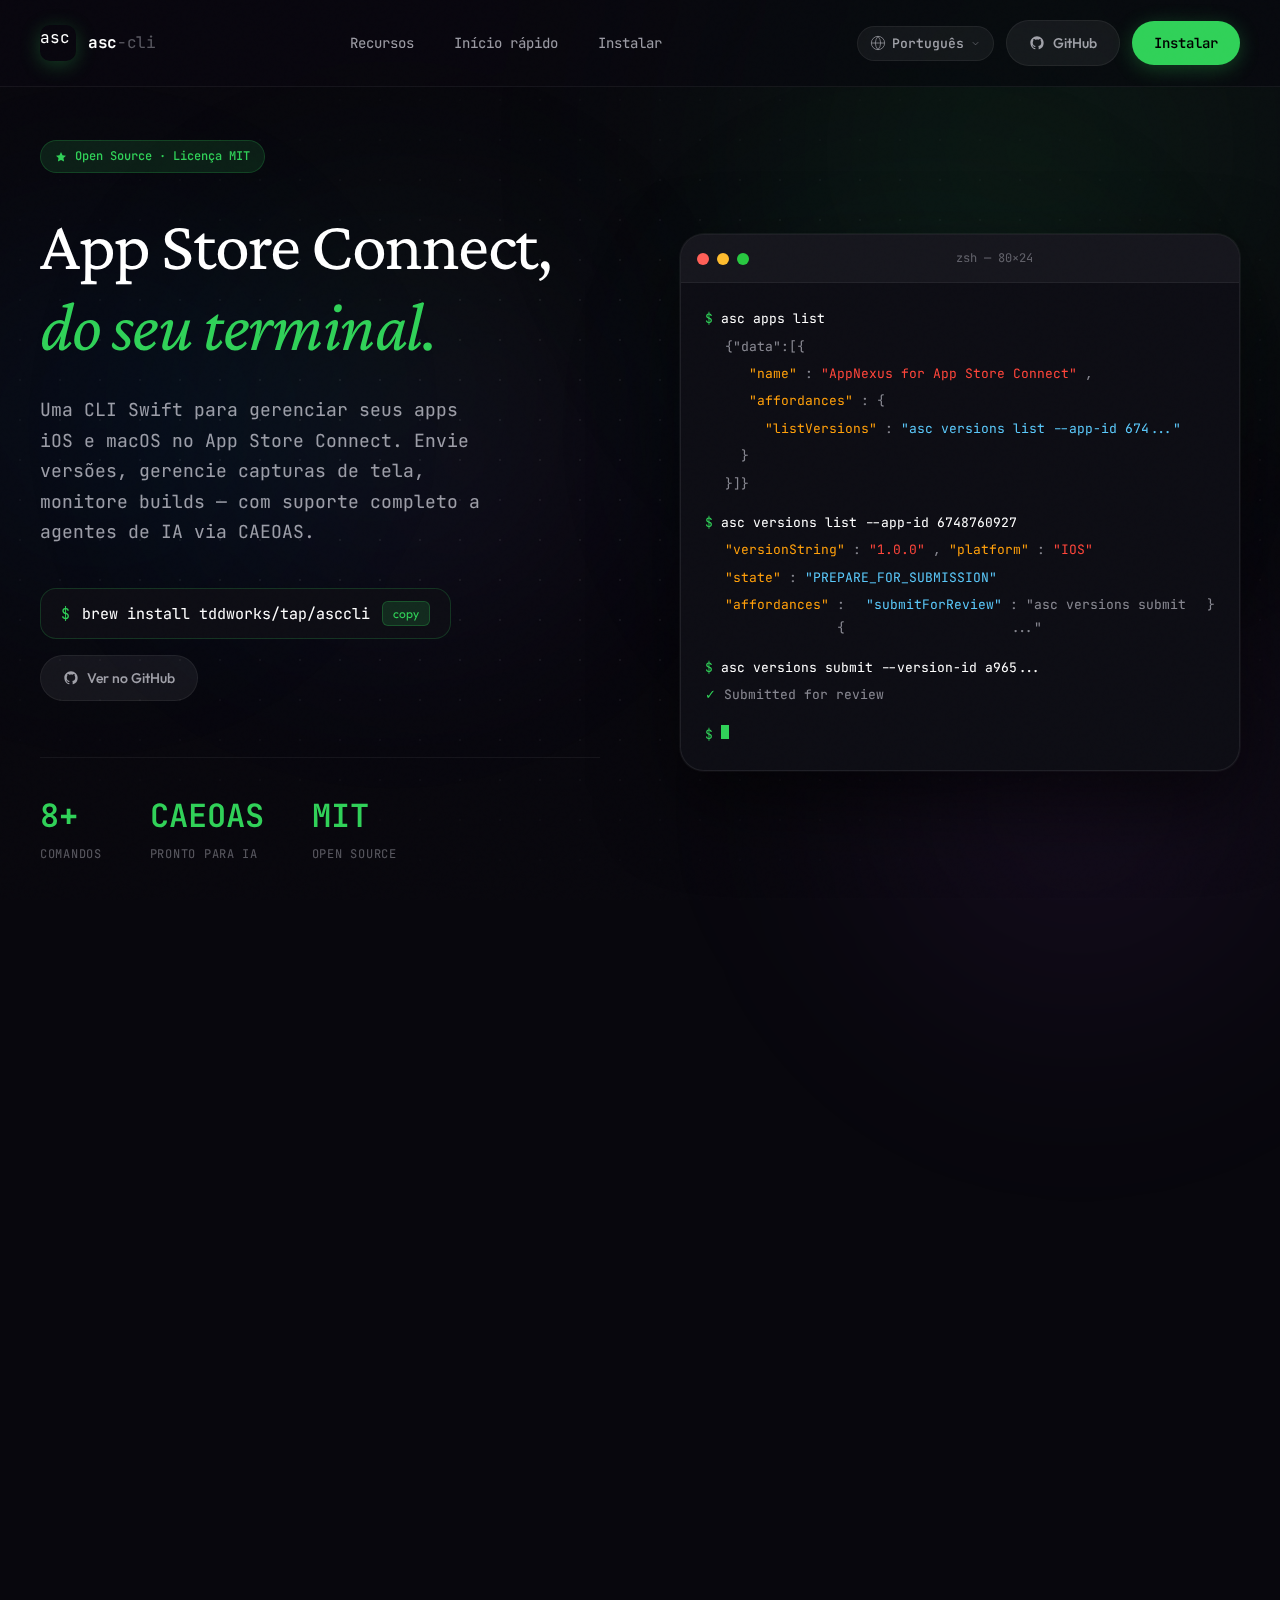
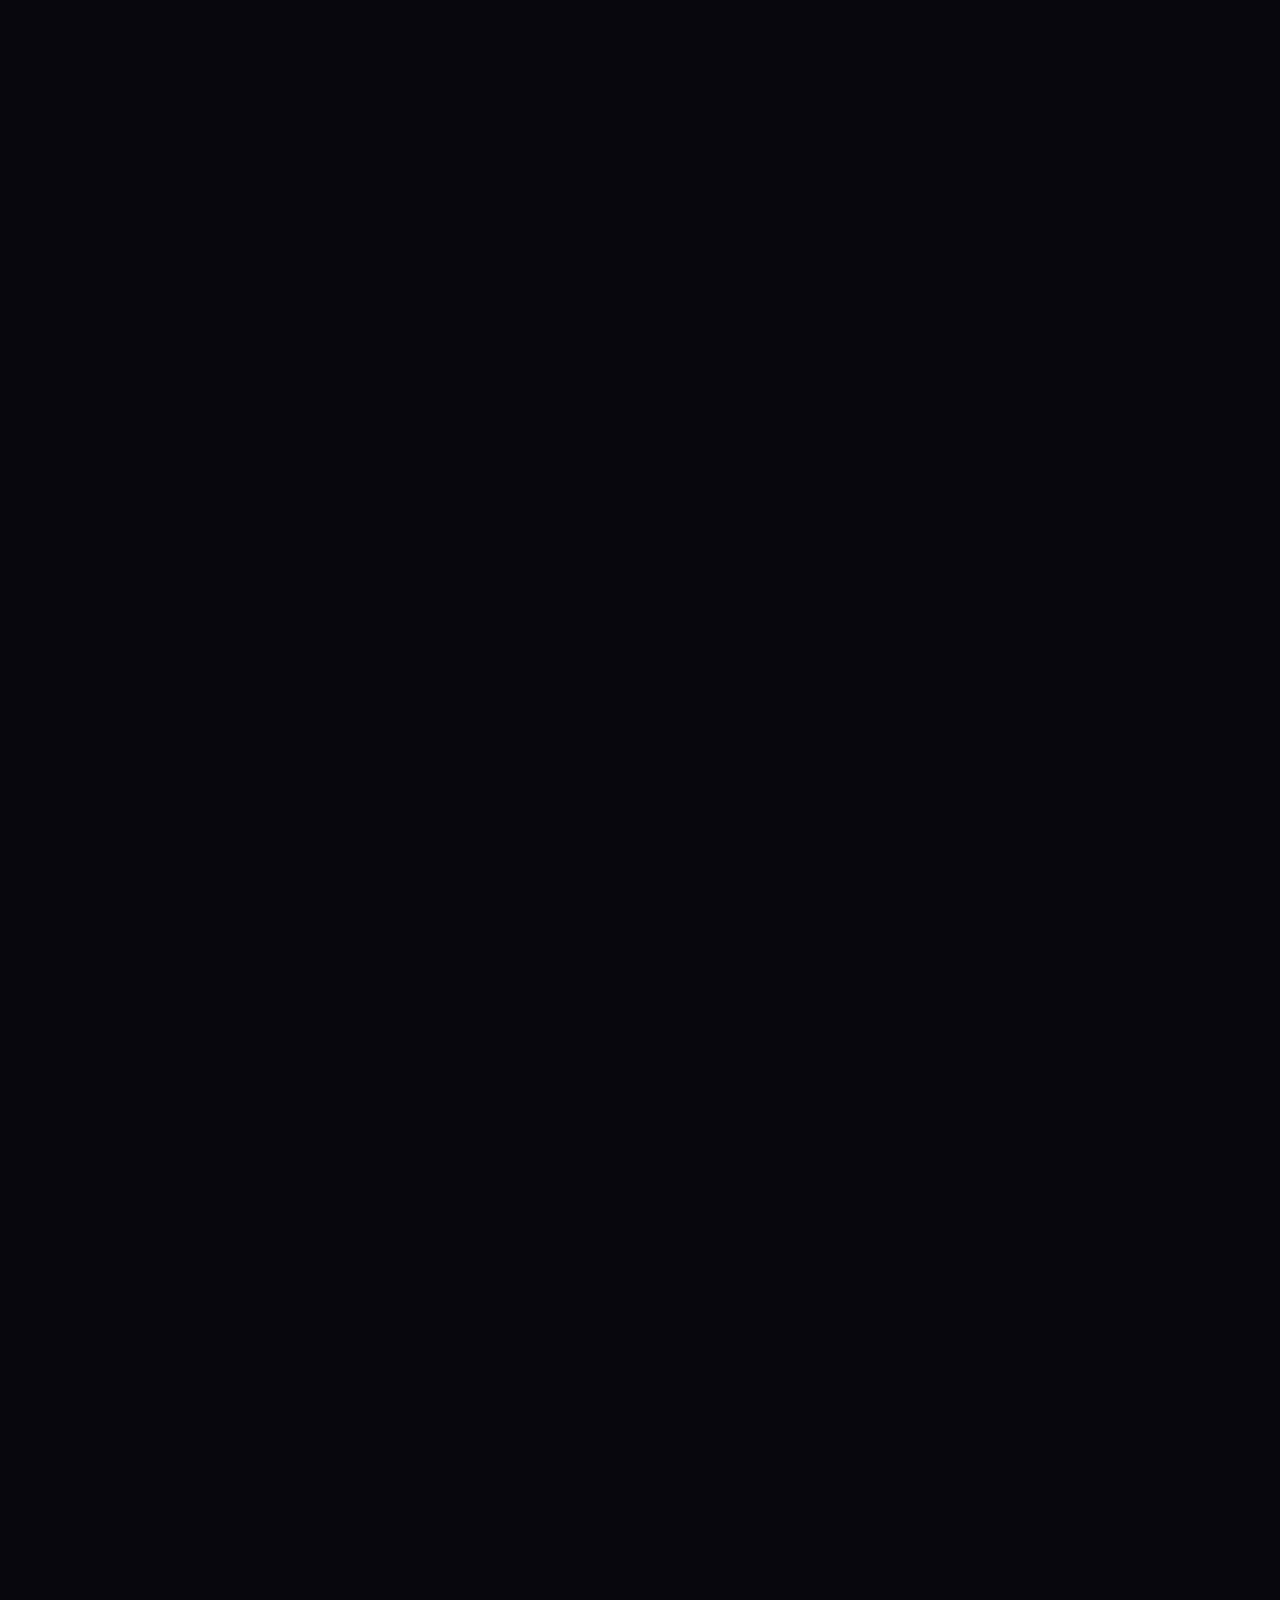
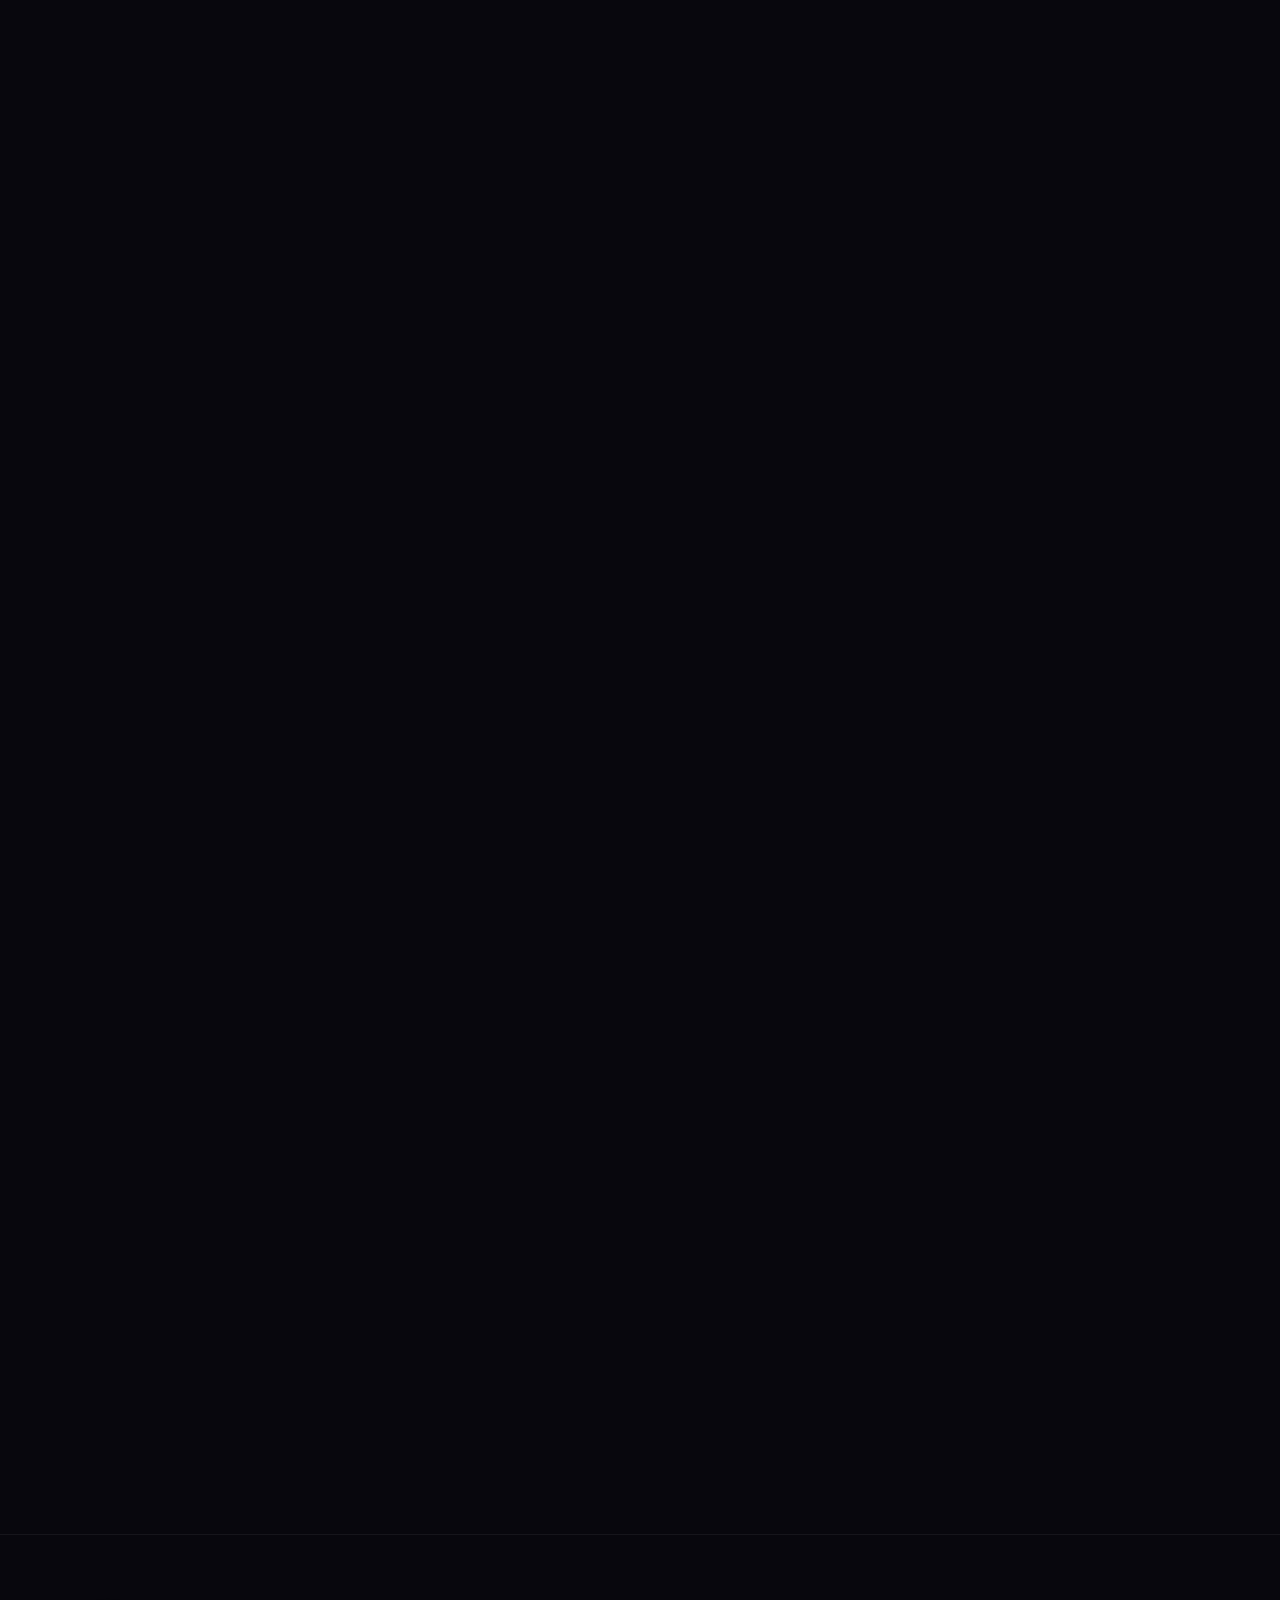
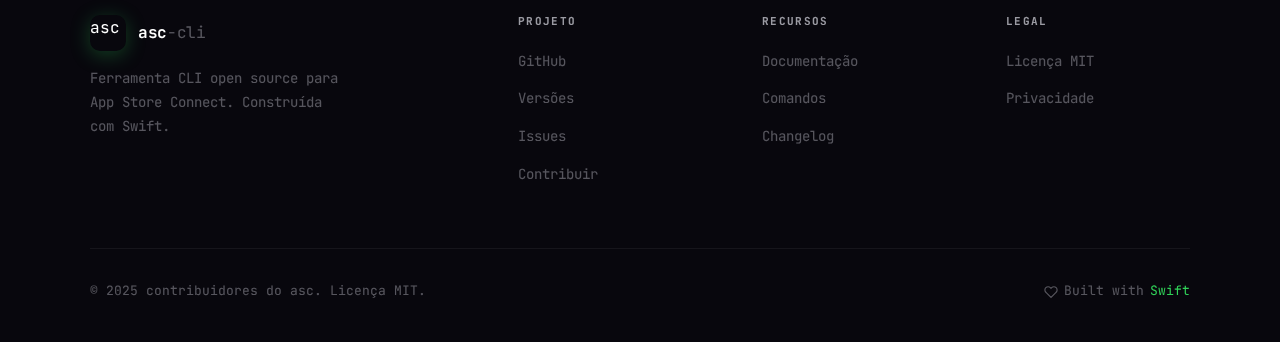
<file: homepage/pt/index.html>
<!DOCTYPE html>
<html lang="pt">
<head>
  <meta charset="UTF-8">
  <meta name="viewport" content="width=device-width, initial-scale=1.0">
  <title>asc — CLI para App Store Connect</title>
  <meta name="description" content="Ferramenta de linha de comando open source para App Store Connect. Envie apps, gerencie versões, faça upload de capturas de tela — tudo do terminal. Pronto para agentes de IA com CAEOAS.">
  <link rel="canonical" href="https://asccli.app/pt/">
  <link rel="icon" type="image/svg+xml" href="../static/favicon.svg">

  <!-- Open Graph -->
  <meta property="og:type" content="website">
  <meta property="og:url" content="https://asccli.app/pt/">
  <meta property="og:title" content="asc — CLI para App Store Connect">
  <meta property="og:description" content="Ferramenta de linha de comando open source para App Store Connect. Envie apps, gerencie versões, faça upload de capturas de tela — tudo do terminal. Pronto para agentes de IA com CAEOAS.">
  <meta property="og:image" content="static/og-image.png">

  <!-- Twitter -->
  <meta name="twitter:card" content="summary_large_image">
  <meta name="twitter:title" content="asc — CLI para App Store Connect">
  <meta name="twitter:description" content="Ferramenta de linha de comando open source para App Store Connect. Envie apps, gerencie versões, faça upload de capturas de tela — tudo do terminal. Pronto para agentes de IA com CAEOAS.">
  <meta name="twitter:image" content="static/og-image.png">

  <meta name="keywords" content="app store connect cli, asc, swift cli, enviar app, homebrew, open source">
  <meta name="robots" content="index, follow">
  <link rel="alternate" hreflang="en" href="../index.html">
  <link rel="alternate" hreflang="zh-Hans" href="../zh/index.html">
  <link rel="alternate" hreflang="zh-Hant" href="../zh-TW/index.html">
  <link rel="alternate" hreflang="ja" href="../ja/index.html">
  <link rel="alternate" hreflang="ko" href="../ko/index.html">
  <link rel="alternate" hreflang="es" href="../es/index.html">
  <link rel="alternate" hreflang="fr" href="../fr/index.html">
  <link rel="alternate" hreflang="it" href="../it/index.html">
  <link rel="alternate" hreflang="pt" href="../pt/index.html">
  <link rel="alternate" hreflang="ru" href="../ru/index.html">
  <link rel="alternate" hreflang="vi" href="../vi/index.html">
  <link rel="alternate" hreflang="th" href="../th/index.html">
  <link rel="alternate" hreflang="x-default" href="../index.html">

  <!-- Fonts -->
  <link rel="preconnect" href="https://fonts.googleapis.com">
  <link rel="preconnect" href="https://fonts.gstatic.com" crossorigin>
  <link href="https://fonts.googleapis.com/css2?family=Crimson+Pro:ital,wght@0,400;0,500;0,600;1,400&family=Outfit:wght@300;400;500;600;700&family=JetBrains+Mono:wght@400;500;600;700&display=swap" rel="stylesheet">

  <link rel="stylesheet" href="../styles/base.css">
  <link rel="stylesheet" href="../styles/layout.css">
  <link rel="stylesheet" href="../styles/animations.css" media="print" onload="this.media='all'">
  <noscript><link rel="stylesheet" href="../styles/animations.css"></noscript>

  <style>
    body { font-family: 'JetBrains Mono', 'Outfit', -apple-system, BlinkMacSystemFont, sans-serif; }
    .site-nav { opacity: 0; }
    .site-nav.is-loaded { opacity: 1; }
  </style>
</head>
<body>
  <!-- Ambient Effects -->
  <div class="ambient-glow glow-accent" style="top:-300px;right:-200px;"></div>
  <div class="ambient-glow glow-blue" style="bottom:20%;left:-200px;"></div>
  <div class="ambient-glow glow-purple" style="top:50%;right:-150px;"></div>
  <div class="orb" style="top:25%;left:15%;"></div>
  <div class="orb" style="bottom:30%;right:12%;animation-direction:reverse;"></div>
  <div class="noise-overlay"></div>

  <!-- Navigation -->
  <nav class="site-nav">
    <a href="#" class="nav-logo">
      <div class="nav-logo-icon">asc</div>
      <span class="nav-logo-text">asc<span class="nav-logo-suffix">-cli</span></span>
    </a>
    <ul class="nav-links">
      <li><a href="#features">Recursos</a></li>
      <li><a href="#how-it-works">Início rápido</a></li>
      <li><a href="#install">Instalar</a></li>
    </ul>
    <div style="display:flex;align-items:center;gap:12px;">
      <!-- Language Dropdown -->
      <div class="lang-dropdown">
        <button class="lang-dropdown-toggle" aria-expanded="false" aria-haspopup="true">
          <svg class="lang-globe-icon" width="16" height="16" viewBox="0 0 24 24" fill="none" stroke="currentColor" stroke-width="1.5">
            <circle cx="12" cy="12" r="10"/>
            <path d="M2 12h20M12 2a15.3 15.3 0 0 1 4 10 15.3 15.3 0 0 1-4 10 15.3 15.3 0 0 1-4-10 15.3 15.3 0 0 1 4-10z"/>
          </svg>
          <span class="lang-current">Português</span>
          <svg class="lang-chevron" width="11" height="11" viewBox="0 0 24 24" fill="none" stroke="currentColor" stroke-width="2"><path d="M6 9l6 6 6-6"/></svg>
        </button>
        <div class="lang-dropdown-menu"><a href="../index.html" class="lang-dropdown-item"><svg class="lang-check" width="16" height="16" viewBox="0 0 24 24" fill="none" stroke="currentColor" stroke-width="2"><path d="M20 6L9 17l-5-5"/></svg><span>EN</span></a>
          <a href="../zh/index.html" class="lang-dropdown-item"><svg class="lang-check" width="16" height="16" viewBox="0 0 24 24" fill="none" stroke="currentColor" stroke-width="2"><path d="M20 6L9 17l-5-5"/></svg><span>简体中文</span></a>
          <a href="../zh-TW/index.html" class="lang-dropdown-item"><svg class="lang-check" width="16" height="16" viewBox="0 0 24 24" fill="none" stroke="currentColor" stroke-width="2"><path d="M20 6L9 17l-5-5"/></svg><span>繁體中文</span></a>
          <a href="../ja/index.html" class="lang-dropdown-item"><svg class="lang-check" width="16" height="16" viewBox="0 0 24 24" fill="none" stroke="currentColor" stroke-width="2"><path d="M20 6L9 17l-5-5"/></svg><span>日本語</span></a>
          <a href="../ko/index.html" class="lang-dropdown-item"><svg class="lang-check" width="16" height="16" viewBox="0 0 24 24" fill="none" stroke="currentColor" stroke-width="2"><path d="M20 6L9 17l-5-5"/></svg><span>한국어</span></a>
          <a href="../es/index.html" class="lang-dropdown-item"><svg class="lang-check" width="16" height="16" viewBox="0 0 24 24" fill="none" stroke="currentColor" stroke-width="2"><path d="M20 6L9 17l-5-5"/></svg><span>Español</span></a>
          <a href="../fr/index.html" class="lang-dropdown-item"><svg class="lang-check" width="16" height="16" viewBox="0 0 24 24" fill="none" stroke="currentColor" stroke-width="2"><path d="M20 6L9 17l-5-5"/></svg><span>Français</span></a>
          <a href="../it/index.html" class="lang-dropdown-item"><svg class="lang-check" width="16" height="16" viewBox="0 0 24 24" fill="none" stroke="currentColor" stroke-width="2"><path d="M20 6L9 17l-5-5"/></svg><span>Italiano</span></a>
          <a href="../pt/index.html" class="lang-dropdown-item active"><svg class="lang-check" width="16" height="16" viewBox="0 0 24 24" fill="none" stroke="currentColor" stroke-width="2"><path d="M20 6L9 17l-5-5"/></svg><span>Português</span></a>
          <a href="../ru/index.html" class="lang-dropdown-item"><svg class="lang-check" width="16" height="16" viewBox="0 0 24 24" fill="none" stroke="currentColor" stroke-width="2"><path d="M20 6L9 17l-5-5"/></svg><span>Русский</span></a>
          <a href="../vi/index.html" class="lang-dropdown-item"><svg class="lang-check" width="16" height="16" viewBox="0 0 24 24" fill="none" stroke="currentColor" stroke-width="2"><path d="M20 6L9 17l-5-5"/></svg><span>Tiếng Việt</span></a>
          <a href="../th/index.html" class="lang-dropdown-item"><svg class="lang-check" width="16" height="16" viewBox="0 0 24 24" fill="none" stroke="currentColor" stroke-width="2"><path d="M20 6L9 17l-5-5"/></svg><span>ไทย</span></a></div>
      </div>
      <a href="https://github.com/tddworks/asc-cli" class="btn btn-github" target="_blank" rel="noopener">
        <svg width="16" height="16" viewBox="0 0 24 24" fill="currentColor">
          <path d="M12 2C6.477 2 2 6.484 2 12.017c0 4.425 2.865 8.18 6.839 9.504.5.092.682-.217.682-.483 0-.237-.008-.868-.013-1.703-2.782.605-3.369-1.343-3.369-1.343-.454-1.158-1.11-1.466-1.11-1.466-.908-.62.069-.608.069-.608 1.003.07 1.531 1.032 1.531 1.032.892 1.53 2.341 1.088 2.91.832.092-.647.35-1.088.636-1.338-2.22-.253-4.555-1.113-4.555-4.951 0-1.093.39-1.988 1.029-2.688-.103-.253-.446-1.272.098-2.65 0 0 .84-.27 2.75 1.026A9.564 9.564 0 0112 6.844c.85.004 1.705.115 2.504.337 1.909-1.296 2.747-1.027 2.747-1.027.546 1.379.202 2.398.1 2.651.64.7 1.028 1.595 1.028 2.688 0 3.848-2.339 4.695-4.566 4.943.359.309.678.92.678 1.855 0 1.338-.012 2.419-.012 2.747 0 .268.18.58.688.482A10.019 10.019 0 0022 12.017C22 6.484 17.522 2 12 2z"/>
        </svg>
        GitHub
      </a>
      <a href="#install" class="btn btn-primary">Instalar</a>
    </div>
  </nav>

  <!-- Hero -->
  <section class="hero">
    <div class="dot-pattern"></div>
    <div class="hero-content">
      <div class="hero-text">
        <div class="hero-badge" data-animate="fade-up">
          <svg width="12" height="12" viewBox="0 0 24 24" fill="currentColor"><path d="M12 2l3.09 6.26L22 9.27l-5 4.87 1.18 6.88L12 17.77l-6.18 3.25L7 14.14 2 9.27l6.91-1.01L12 2z"/></svg>
          Open Source · Licença MIT
        </div>
        <h1 class="hero-title" data-animate="fade-up" data-delay="1">
          App Store Connect,<br><em>do seu terminal.</em>
        </h1>
        <p class="hero-subtitle" data-animate="fade-up" data-delay="2">Uma CLI Swift para gerenciar seus apps iOS e macOS no App Store Connect. Envie versões, gerencie capturas de tela, monitore builds — com suporte completo a agentes de IA via CAEOAS.</p>
        <div class="hero-actions" data-animate="fade-up" data-delay="3">
          <!-- Brew Install Box -->
          <div class="install-box" id="install-box" onclick="copyInstall(this)">
            <span class="prompt">$</span>
            <span class="cmd">brew install tddworks/tap/asccli</span>
            <button class="copy-btn" id="copy-btn">copy</button>
          </div>
          <div class="hero-action-row">
            <a href="https://github.com/tddworks/asc-cli" class="btn btn-github" target="_blank" rel="noopener">
              <svg width="16" height="16" viewBox="0 0 24 24" fill="currentColor"><path d="M12 2C6.477 2 2 6.484 2 12.017c0 4.425 2.865 8.18 6.839 9.504.5.092.682-.217.682-.483 0-.237-.008-.868-.013-1.703-2.782.605-3.369-1.343-3.369-1.343-.454-1.158-1.11-1.466-1.11-1.466-.908-.62.069-.608.069-.608 1.003.07 1.531 1.032 1.531 1.032.892 1.53 2.341 1.088 2.91.832.092-.647.35-1.088.636-1.338-2.22-.253-4.555-1.113-4.555-4.951 0-1.093.39-1.988 1.029-2.688-.103-.253-.446-1.272.098-2.65 0 0 .84-.27 2.75 1.026A9.564 9.564 0 0112 6.844c.85.004 1.705.115 2.504.337 1.909-1.296 2.747-1.027 2.747-1.027.546 1.379.202 2.398.1 2.651.64.7 1.028 1.595 1.028 2.688 0 3.848-2.339 4.695-4.566 4.943.359.309.678.92.678 1.855 0 1.338-.012 2.419-.012 2.747 0 .268.18.58.688.482A10.019 10.019 0 0022 12.017C22 6.484 17.522 2 12 2z"/></svg>
              Ver no GitHub
            </a>
          </div>
        </div>
        <div class="hero-stats" data-animate="fade-up" data-delay="4">
          <div>
            <div class="hero-stat-value">8+</div>
            <div class="hero-stat-label">Comandos</div>
          </div>
          <div>
            <div class="hero-stat-value">CAEOAS</div>
            <div class="hero-stat-label">Pronto para IA</div>
          </div>
          <div>
            <div class="hero-stat-value">MIT</div>
            <div class="hero-stat-label">Open Source</div>
          </div>
        </div>
      </div>

      <!-- Terminal Mockup -->
      <div class="hero-visual" data-animate="scale-up" data-delay="2">
        <div class="terminal-window">
          <div class="terminal-titlebar">
            <div class="terminal-dot red"></div>
            <div class="terminal-dot yellow"></div>
            <div class="terminal-dot green"></div>
            <span class="terminal-title">zsh — 80×24</span>
          </div>
          <div class="terminal-body">
            <div class="t-line"><span class="t-prompt">$</span><span class="t-cmd">asc apps list</span></div>
            <div class="t-line t-indent"><span class="t-dim">{"data":[{</span></div>
            <div class="t-line t-indent"><span class="t-dim">&nbsp;&nbsp;</span><span class="t-key">"name"</span><span class="t-dim">:</span> <span class="t-str">"AppNexus for App Store Connect"</span><span class="t-dim">,</span></div>
            <div class="t-line t-indent"><span class="t-dim">&nbsp;&nbsp;</span><span class="t-key">"affordances"</span><span class="t-dim">: {</span></div>
            <div class="t-line t-indent"><span class="t-dim">&nbsp;&nbsp;&nbsp;&nbsp;</span><span class="t-key">"listVersions"</span><span class="t-dim">:</span> <span class="t-val">"asc versions list --app-id 674..."</span></div>
            <div class="t-line t-indent"><span class="t-dim">&nbsp;&nbsp;}</span></div>
            <div class="t-line t-indent"><span class="t-dim">}]}</span></div>
            <div class="t-blank"></div>
            <div class="t-line"><span class="t-prompt">$</span><span class="t-cmd">asc versions list --app-id 6748760927</span></div>
            <div class="t-line t-indent"><span class="t-key">"versionString"</span><span class="t-dim">:</span> <span class="t-str">"1.0.0"</span><span class="t-dim">,</span> <span class="t-key">"platform"</span><span class="t-dim">:</span> <span class="t-str">"IOS"</span></div>
            <div class="t-line t-indent"><span class="t-key">"state"</span><span class="t-dim">:</span> <span class="t-val">"PREPARE_FOR_SUBMISSION"</span></div>
            <div class="t-line t-indent"><span class="t-key">"affordances"</span><span class="t-dim">: {</span> <span class="t-val">"submitForReview"</span><span class="t-dim">: "asc versions submit ..."</span> <span class="t-dim">}</span></div>
            <div class="t-blank"></div>
            <div class="t-line"><span class="t-prompt">$</span><span class="t-cmd">asc versions submit --version-id a965...</span></div>
            <div class="t-line"><span class="t-success">✓</span> <span class="t-dim">Submitted for review</span></div>
            <div class="t-blank"></div>
            <div class="t-line"><span class="t-prompt">$</span><span class="t-cursor"></span></div>
          </div>
        </div>
      </div>
    </div>
  </section>

  <!-- Features -->
  <section class="section" id="features">
    <div class="gradient-line" style="position:absolute;top:0;left:8%;right:8%;"></div>
    <div class="section-header">
      <p class="section-eyebrow" data-animate="fade-up">Recursos</p>
      <h2 class="section-title" data-animate="fade-up" data-delay="1">Tudo que você precisa, nada que não precisa</h2>
      <p class="section-subtitle" data-animate="fade-up" data-delay="2">Construído sobre a API oficial do App Store Connect, com uma arquitetura limpa de três camadas e saída completa de affordances para workflows de agentes de IA.</p>
    </div>
    <div class="feature-grid">
      <!-- Feature 1: CAEOAS -->
      <div class="feature-card" data-animate="fade-up" data-delay="1">
        <div class="feature-card-preview">
          <div style="font-size:40px;margin-bottom:20px;">🤖</div>
          <div class="affordances-demo">
            <div class="t-line"><span class="t-dim">// response includes next commands</span></div>
            <div class="t-line"><span class="t-key">"affordances"</span><span class="t-dim">: {</span></div>
            <div class="t-line t-indent"><span class="t-key">"listVersions"</span><span class="t-dim">:</span></div>
            <div class="t-line t-indent"><span class="t-dim">&nbsp;</span><span class="t-val">"asc versions list --app-id 674..."</span><span class="t-dim">,</span></div>
            <div class="t-line t-indent"><span class="t-key">"submitForReview"</span><span class="t-dim">:</span></div>
            <div class="t-line t-indent"><span class="t-dim">&nbsp;</span><span class="t-val">"asc versions submit --version-id ..."</span></div>
            <div class="t-line"><span class="t-dim">}</span></div>
          </div>
        </div>
        <div class="feature-card-content">
          <h3 class="feature-card-title">Pronto para agentes de IA (CAEOAS)</h3>
          <p class="feature-card-description">Cada resposta incorpora comandos prontos para execução em um campo affordances. Nenhum agente precisa conhecer a árvore completa de comandos — basta seguir os links.</p>
        </div>
      </div>

      <!-- Feature 2: Auth Login -->
      <div class="feature-card" data-animate="fade-up" data-delay="2">
        <div class="feature-card-preview">
          <div style="font-size:40px;margin-bottom:20px;">🔑</div>
          <div class="code-snippet">
            <div class="t-line"><span class="t-dim"># configuração única</span></div>
            <div class="t-line"><span class="t-prompt">$</span> <span class="t-cmd">asc auth login \</span></div>
            <div class="t-line"><span class="t-dim">&nbsp;&nbsp;--key-id KEY \</span></div>
            <div class="t-line"><span class="t-dim">&nbsp;&nbsp;--private-key-path ~/.asc/Key.p8</span></div>
            <div class="t-blank"></div>
            <div class="t-line"><span class="t-success">✓</span> <span class="t-dim">salvo em ~/.asc/credentials.json</span></div>
            <div class="t-blank"></div>
            <div class="t-line"><span class="t-dim"># sem variáveis de ambiente daqui em diante</span></div>
            <div class="t-line"><span class="t-prompt">$</span> <span class="t-cmd">asc apps list</span></div>
          </div>
        </div>
        <div class="feature-card-content">
          <h3 class="feature-card-title">Autenticação persistente</h3>
          <p class="feature-card-description">Faça login uma vez com asc auth login. As credenciais são salvas em ~/.asc/credentials.json e utilizadas automaticamente por cada comando. Sem variáveis de ambiente por sessão.</p>
        </div>
      </div>

      <!-- Feature 3: Full hierarchy -->
      <div class="feature-card" data-animate="fade-up" data-delay="3">
        <div class="feature-card-preview">
          <div style="font-size:40px;margin-bottom:20px;">🗂️</div>
          <div class="code-snippet">
            <div class="t-line"><span class="t-success">App</span></div>
            <div class="t-line"><span class="t-dim">└─</span> <span class="t-val">AppStoreVersion</span></div>
            <div class="t-line"><span class="t-dim">&nbsp;&nbsp;&nbsp;└─</span> <span class="t-key">Localization</span></div>
            <div class="t-line"><span class="t-dim">&nbsp;&nbsp;&nbsp;&nbsp;&nbsp;&nbsp;└─</span> <span class="t-str">ScreenshotSet</span></div>
            <div class="t-line"><span class="t-dim">&nbsp;&nbsp;&nbsp;&nbsp;&nbsp;&nbsp;&nbsp;&nbsp;&nbsp;└─</span> <span class="t-dim">Screenshot</span></div>
            <div class="t-blank"></div>
            <div class="t-line"><span class="t-success">App</span></div>
            <div class="t-line"><span class="t-dim">├─</span> <span class="t-val">Build</span></div>
            <div class="t-line"><span class="t-dim">└─</span> <span class="t-key">TestFlight</span></div>
          </div>
        </div>
        <div class="feature-card-content">
          <h3 class="feature-card-title">Hierarquia completa de recursos</h3>
          <p class="feature-card-description">Gerencie toda a árvore de recursos do App Store Connect: Apps → Versões → Localizações → Conjuntos de capturas → Capturas. Mais Builds e TestFlight.</p>
        </div>
      </div>

      <!-- Feature 4: Submit -->
      <div class="feature-card" data-animate="fade-up" data-delay="4">
        <div class="feature-card-preview">
          <div style="font-size:40px;margin-bottom:20px;">📤</div>
          <div class="code-snippet">
            <div class="t-line"><span class="t-prompt">$</span> <span class="t-cmd">asc versions submit \</span></div>
            <div class="t-line"><span class="t-dim">&nbsp;&nbsp;--version-id a9657737</span></div>
            <div class="t-blank"></div>
            <div class="t-line"><span class="t-dim">// 4 API calls, 1 command:</span></div>
            <div class="t-line"><span class="t-dim">1. GET  /appStoreVersions/{id}</span></div>
            <div class="t-line"><span class="t-dim">2. POST /reviewSubmissions</span></div>
            <div class="t-line"><span class="t-dim">3. POST /reviewSubmissionItems</span></div>
            <div class="t-line"><span class="t-dim">4. PATCH /reviewSubmissions/{id}</span></div>
            <div class="t-blank"></div>
            <div class="t-line"><span class="t-success">✓</span> <span class="t-dim">state: WAITING_FOR_REVIEW</span></div>
          </div>
        </div>
        <div class="feature-card-content">
          <h3 class="feature-card-title">Envio com um único comando</h3>
          <p class="feature-card-description">Envie qualquer versão iOS ou macOS para revisão com um único comando. A CLI trata automaticamente todo o fluxo de submissão de revisão em múltiplas etapas.</p>
        </div>
      </div>

      <!-- Feature 5: Output formats -->
      <div class="feature-card" data-animate="fade-up" data-delay="5">
        <div class="feature-card-preview">
          <div style="font-size:40px;margin-bottom:20px;">🔧</div>
          <div class="code-snippet">
            <div class="t-line"><span class="t-dim"># default: machine-readable JSON</span></div>
            <div class="t-line"><span class="t-prompt">$</span> <span class="t-cmd">asc apps list</span></div>
            <div class="t-blank"></div>
            <div class="t-line"><span class="t-dim"># human-readable table</span></div>
            <div class="t-line"><span class="t-prompt">$</span> <span class="t-cmd">asc apps list --output table</span></div>
            <div class="t-blank"></div>
            <div class="t-line"><span class="t-dim"># for docs / AI agents</span></div>
            <div class="t-line"><span class="t-prompt">$</span> <span class="t-cmd">asc apps list --output markdown</span></div>
            <div class="t-blank"></div>
            <div class="t-line"><span class="t-dim"># pipe-friendly</span></div>
            <div class="t-line"><span class="t-prompt">$</span> <span class="t-cmd">asc apps list | jq '.data[0].id'</span></div>
          </div>
        </div>
        <div class="feature-card-content">
          <h3 class="feature-card-title">Múltiplos formatos de saída</h3>
          <p class="feature-card-description">Projetado para humanos e máquinas. Saída em JSON (padrão), tabela ou markdown. Conecte facilmente ao jq, scripts ou agentes de IA.</p>
        </div>
      </div>
    </div>
  </section>

  <!-- Quick Start / How It Works -->
  <section class="section" id="how-it-works">
    <div class="section-header">
      <p class="section-eyebrow" data-animate="fade-up">Início rápido</p>
      <h2 class="section-title" data-animate="fade-up" data-delay="1">Funcionando em minutos</h2>
    </div>
    <div class="steps-grid">
      <div class="step-card" data-animate="fade-up" data-delay="1">
        <div class="step-number">1</div>
        <div class="step-preview">
          <div class="code-snippet">
            <div class="t-line"><span class="t-prompt">$</span> <span class="t-cmd">brew install tddworks/tap/asccli</span></div>
            <div class="t-blank"></div>
            <div class="t-line"><span class="t-dim">🍺 Pouring asc...</span></div>
            <div class="t-line"><span class="t-success">✓</span> <span class="t-dim">asc installed</span></div>
            <div class="t-blank"></div>
            <div class="t-line"><span class="t-prompt">$</span> <span class="t-cmd">asc --version</span></div>
            <div class="t-line"><span class="t-dim">asc 1.0.0</span></div>
          </div>
        </div>
        <h3 class="step-title">Instalar via Homebrew</h3>
        <p class="step-description">Um comando instala a versão mais recente. Não é necessário Xcode ou cadeia de ferramentas Swift.</p>
      </div>

      <div class="step-card" data-animate="fade-up" data-delay="2">
        <div class="step-number">2</div>
        <div class="step-preview">
          <div class="code-snippet">
            <div class="t-line"><span class="t-prompt">$</span> <span class="t-cmd">asc auth login \</span></div>
            <div class="t-line"><span class="t-dim">&nbsp;&nbsp;--key-id YOUR_KEY_ID \</span></div>
            <div class="t-line"><span class="t-dim">&nbsp;&nbsp;--issuer-id YOUR_ISSUER \</span></div>
            <div class="t-line"><span class="t-dim">&nbsp;&nbsp;--private-key-path ~/.asc/Key.p8</span></div>
            <div class="t-blank"></div>
            <div class="t-line"><span class="t-prompt">$</span> <span class="t-cmd">asc auth check</span></div>
            <div class="t-line"><span class="t-success">✓</span> <span class="t-dim">source: "file" · key: YOUR_KEY_ID</span></div>
            <div class="t-blank"></div>
            <div class="t-line"><span class="t-dim"># salvo em ~/.asc/credentials.json</span></div>
          </div>
        </div>
        <h3 class="step-title">Faça login uma vez, use sempre</h3>
        <p class="step-description">Salve sua chave API com asc auth login. As credenciais são armazenadas em ~/.asc/credentials.json — sem variáveis de ambiente por sessão.</p>
      </div>

      <div class="step-card" data-animate="fade-up" data-delay="3">
        <div class="step-number">3</div>
        <div class="step-preview">
          <div class="code-snippet">
            <div class="t-line"><span class="t-prompt">$</span> <span class="t-cmd">asc apps list</span></div>
            <div class="t-line"><span class="t-prompt">$</span> <span class="t-cmd">asc versions list --app-id &lt;id&gt;</span></div>
            <div class="t-line"><span class="t-prompt">$</span> <span class="t-cmd">asc screenshots upload \</span></div>
            <div class="t-line"><span class="t-dim">&nbsp;&nbsp;--set-id &lt;id&gt; --file shot.png</span></div>
            <div class="t-line"><span class="t-prompt">$</span> <span class="t-cmd">asc versions submit \</span></div>
            <div class="t-line"><span class="t-dim">&nbsp;&nbsp;--version-id &lt;id&gt;</span></div>
            <div class="t-blank"></div>
            <div class="t-line"><span class="t-success">✓</span> <span class="t-dim">Submitted for review</span></div>
          </div>
        </div>
        <h3 class="step-title">Comece a gerenciar seus apps</h3>
        <p class="step-description">Liste apps, inspecione versões, faça upload de capturas de tela e envie para revisão — tudo do seu terminal ou de um agente de IA.</p>
      </div>
    </div>
  </section>

  <!-- CTA / Install -->
  <section class="cta" id="install">
    <div class="cta-card" data-animate="fade-up">
      <div class="cta-glow"></div>
      <div style="display:inline-flex;align-items:center;gap:6px;padding:6px 14px;background:var(--color-bg-elevated);border:1px solid var(--color-border);border-radius:100px;font-size:12px;color:var(--color-text-secondary);margin-bottom:24px;font-family:var(--font-mono);">
        Pronto para experimentar o asc?
        <svg width="12" height="12" viewBox="0 0 24 24" fill="none" stroke="currentColor" stroke-width="2"><path d="M5 12h14M12 5l7 7-7 7"/></svg>
      </div>
      <h2 class="cta-title">Automatize seu workflow no App Store Connect</h2>
      <div class="cta-buttons">
        <div class="install-box" id="cta-install-box" onclick="copyInstallCTA(this)" style="max-width:420px;">
          <span class="prompt">$</span>
          <span class="cmd">brew install tddworks/tap/asccli</span>
          <button class="copy-btn" id="cta-copy-btn">copy</button>
        </div>
      </div>
      <div class="cta-buttons" style="margin-top:20px;">
        <a href="https://github.com/tddworks/asc-cli" class="btn btn-secondary" target="_blank" rel="noopener">
          <svg width="16" height="16" viewBox="0 0 24 24" fill="currentColor"><path d="M12 2C6.477 2 2 6.484 2 12.017c0 4.425 2.865 8.18 6.839 9.504.5.092.682-.217.682-.483 0-.237-.008-.868-.013-1.703-2.782.605-3.369-1.343-3.369-1.343-.454-1.158-1.11-1.466-1.11-1.466-.908-.62.069-.608.069-.608 1.003.07 1.531 1.032 1.531 1.032.892 1.53 2.341 1.088 2.91.832.092-.647.35-1.088.636-1.338-2.22-.253-4.555-1.113-4.555-4.951 0-1.093.39-1.988 1.029-2.688-.103-.253-.446-1.272.098-2.65 0 0 .84-.27 2.75 1.026A9.564 9.564 0 0112 6.844c.85.004 1.705.115 2.504.337 1.909-1.296 2.747-1.027 2.747-1.027.546 1.379.202 2.398.1 2.651.64.7 1.028 1.595 1.028 2.688 0 3.848-2.339 4.695-4.566 4.943.359.309.678.92.678 1.855 0 1.338-.012 2.419-.012 2.747 0 .268.18.58.688.482A10.019 10.019 0 0022 12.017C22 6.484 17.522 2 12 2z"/></svg>
          Ver código fonte no GitHub
        </a>
      </div>
    </div>
  </section>

  <!-- Footer -->
  <footer class="site-footer">
    <div class="footer-content">
      <div class="footer-brand">
        <a href="#" class="nav-logo">
          <div class="nav-logo-icon">asc</div>
          <span class="nav-logo-text">asc<span class="nav-logo-suffix">-cli</span></span>
        </a>
        <p class="footer-description">Ferramenta CLI open source para App Store Connect. Construída com Swift.</p>
      </div>
      <div class="footer-column">
        <h4>Projeto</h4>
        <ul class="footer-links">
          <li><a href="https://github.com/tddworks/asc-cli" target="_blank" rel="noopener">GitHub</a></li>
          <li><a href="https://github.com/tddworks/asc-cli/releases" target="_blank" rel="noopener">Versões</a></li>
          <li><a href="https://github.com/tddworks/asc-cli/issues" target="_blank" rel="noopener">Issues</a></li>
          <li><a href="https://github.com/tddworks/asc-cli/blob/main/CONTRIBUTING.md" target="_blank" rel="noopener">Contribuir</a></li>
        </ul>
      </div>
      <div class="footer-column">
        <h4>Recursos</h4>
        <ul class="footer-links">
          <li><a href="https://github.com/tddworks/asc-cli#readme" target="_blank" rel="noopener">Documentação</a></li>
          <li><a href="https://github.com/tddworks/asc-cli#commands" target="_blank" rel="noopener">Comandos</a></li>
          <li><a href="https://github.com/tddworks/asc-cli/blob/main/CHANGELOG.md" target="_blank" rel="noopener">Changelog</a></li>
        </ul>
      </div>
      <div class="footer-column">
        <h4>Legal</h4>
        <ul class="footer-links">
          <li><a href="https://github.com/tddworks/asc-cli/blob/main/LICENSE" target="_blank" rel="noopener">Licença MIT</a></li>
          <li><a href="#" >Privacidade</a></li>
        </ul>
      </div>
    </div>
    <div class="footer-bottom">
      <p class="footer-copyright">© 2025 contribuidores do asc. Licença MIT.</p>
      <span class="footer-open-source">
        <svg width="14" height="14" viewBox="0 0 24 24" fill="none" stroke="currentColor" stroke-width="2"><path d="M20.84 4.61a5.5 5.5 0 0 0-7.78 0L12 5.67l-1.06-1.06a5.5 5.5 0 0 0-7.78 7.78l1.06 1.06L12 21.23l7.78-7.78 1.06-1.06a5.5 5.5 0 0 0 0-7.78z"/></svg>
        Built with <a href="https://swift.org" target="_blank" rel="noopener">Swift</a>
      </span>
    </div>
  </footer>

  <script>
    // Copy install command
    function copyInstall(box) {
      const cmd = box.querySelector('.cmd').textContent;
      const btn = box.querySelector('.copy-btn');
      navigator.clipboard.writeText(cmd).then(() => {
        btn.textContent = 'copied!';
        btn.classList.add('copied');
        setTimeout(() => { btn.textContent = 'copy'; btn.classList.remove('copied'); }, 2000);
      });
    }
    function copyInstallCTA(box) { copyInstall(box); }

    // Scroll animations
    const observer = new IntersectionObserver((entries) => {
      entries.forEach(e => { if (e.isIntersecting) e.target.classList.add('is-visible'); });
    }, { threshold: 0.1, rootMargin: '0px 0px -50px 0px' });
    document.querySelectorAll('[data-animate], .gradient-line').forEach(el => observer.observe(el));

    // Navbar
    const nav = document.querySelector('.site-nav');
    setTimeout(() => nav.classList.add('is-loaded'), 300);
    window.addEventListener('scroll', () => {
      nav.classList.toggle('scrolled', window.scrollY > 50);
    });

    // Parallax glows
    const glows = document.querySelectorAll('.ambient-glow');
    window.addEventListener('scroll', () => {
      const s = window.pageYOffset;
      glows.forEach((g, i) => { g.style.transform = `translateY(${s * (0.06 + i * 0.03)}px)`; });
    });

    // Card mouse tracking
    document.querySelectorAll('.feature-card, .step-card').forEach(card => {
      card.addEventListener('mousemove', (e) => {
        const r = card.getBoundingClientRect();
        card.style.setProperty('--mouse-x', ((e.clientX - r.left) / r.width) * 100 + '%');
        card.style.setProperty('--mouse-y', ((e.clientY - r.top) / r.height) * 100 + '%');
      });
    });

    // Smooth scroll
    document.querySelectorAll('a[href^="#"]').forEach(a => {
      a.addEventListener('click', function(e) {
        e.preventDefault();
        document.querySelector(this.getAttribute('href'))?.scrollIntoView({ behavior: 'smooth' });
      });
    });

    // Language dropdown
    const langDropdown = document.querySelector('.lang-dropdown');
    const langToggle = document.querySelector('.lang-dropdown-toggle');
    if (langToggle && langDropdown) {
      langToggle.addEventListener('click', (e) => {
        e.stopPropagation();
        langDropdown.classList.toggle('open');
        langToggle.setAttribute('aria-expanded', langDropdown.classList.contains('open'));
      });
      document.addEventListener('click', (e) => {
        if (!langDropdown.contains(e.target)) {
          langDropdown.classList.remove('open');
          langToggle.setAttribute('aria-expanded', 'false');
        }
      });
      document.addEventListener('keydown', (e) => {
        if (e.key === 'Escape') { langDropdown.classList.remove('open'); langToggle.setAttribute('aria-expanded', 'false'); }
      });
    }
  </script>
</body>
</html>
</file>
<file: homepage/styles/base.css>
/* ============================================
   BASE STYLES — asc CLI Landing Page
   Open-source, developer-focused variant
   ============================================ */

:root {
  /* Colors — Dark Terminal Theme */
  --color-bg-void: #08070d;
  --color-bg-deep: #0c0b12;
  --color-bg-card: #111119;
  --color-bg-elevated: #191921;
  --color-bg-hover: #22222c;
  --color-bg-terminal: #0d0d14;

  /* Accent: Terminal Green */
  --color-accent: #30d158;
  --color-accent-rgb: 48, 209, 88;
  --color-accent-dim: rgba(var(--color-accent-rgb), 0.12);
  --color-accent-glow: rgba(var(--color-accent-rgb), 0.28);

  /* Secondary Colors */
  --color-purple: #bf5af2;
  --color-yellow: #ffd60a;
  --color-blue: #0a84ff;
  --color-orange: #ff9f0a;
  --color-red: #ff453a;
  --color-cyan: #5ac8fa;

  /* Text */
  --color-text: #ffffff;
  --color-text-secondary: rgba(235, 235, 245, 0.65);
  --color-text-tertiary: rgba(235, 235, 245, 0.35);

  /* Terminal text colors */
  --color-term-prompt: #30d158;
  --color-term-cmd: #ffffff;
  --color-term-output: rgba(235, 235, 245, 0.55);
  --color-term-success: #30d158;
  --color-term-key: #ff9f0a;
  --color-term-value: #5ac8fa;
  --color-term-string: #ff453a;

  /* Borders */
  --color-border: rgba(255, 255, 255, 0.06);
  --color-border-hover: rgba(255, 255, 255, 0.12);

  /* Typography */
  --font-display: 'Crimson Pro', Georgia, serif;
  --font-body: 'Outfit', -apple-system, BlinkMacSystemFont, sans-serif;
  --font-mono: 'JetBrains Mono', 'Fira Code', 'SF Mono', 'Cascadia Code', Menlo, monospace;

  /* Spacing */
  --space-xs: 4px;
  --space-sm: 8px;
  --space-md: 16px;
  --space-lg: 24px;
  --space-xl: 32px;
  --space-2xl: 48px;
  --space-3xl: 64px;

  /* Radii */
  --radius-sm: 6px;
  --radius-md: 10px;
  --radius-lg: 16px;
  --radius-xl: 24px;
  --radius-full: 9999px;

  /* Shadows */
  --shadow-sm: 0 2px 8px rgba(0, 0, 0, 0.25);
  --shadow-md: 0 8px 32px rgba(0, 0, 0, 0.35);
  --shadow-lg: 0 20px 60px rgba(0, 0, 0, 0.45);
  --shadow-glow: 0 4px 20px var(--color-accent-glow);
  --shadow-terminal: 0 32px 80px rgba(0, 0, 0, 0.6), 0 0 0 1px rgba(255,255,255,0.06);

  /* Easing */
  --ease-out-expo: cubic-bezier(0.16, 1, 0.3, 1);
  --ease-out-back: cubic-bezier(0.34, 1.56, 0.64, 1);
  --ease-spring: cubic-bezier(0.175, 0.885, 0.32, 1.275);
  --ease-smooth: cubic-bezier(0.4, 0, 0.2, 1);

  --transition-fast: 0.2s ease;
  --transition-normal: 0.3s var(--ease-out-expo);
  --transition-slow: 0.5s var(--ease-out-expo);
}

/* Reset */
*, *::before, *::after {
  margin: 0;
  padding: 0;
  box-sizing: border-box;
}

html { scroll-behavior: smooth; }

body {
  font-family: var(--font-body);
  background: var(--color-bg-void);
  color: var(--color-text);
  line-height: 1.6;
  overflow-x: hidden;
  -webkit-font-smoothing: antialiased;
  -moz-osx-font-smoothing: grayscale;
}

h1, h2, h3, h4, h5, h6 {
  font-family: var(--font-display);
  font-weight: 400;
  letter-spacing: -0.02em;
  line-height: 1.15;
}

a { color: inherit; text-decoration: none; }
button { font-family: inherit; cursor: pointer; }

/* ---- Language Dropdown ---- */
.lang-dropdown { position: relative; }

.lang-dropdown-toggle {
  display: flex;
  align-items: center;
  gap: 6px;
  padding: 8px 12px;
  background: rgba(255, 255, 255, 0.05);
  border: 1px solid var(--color-border);
  border-radius: var(--radius-full);
  color: var(--color-text-secondary);
  font-size: 13px;
  font-weight: 500;
  cursor: pointer;
  transition: all var(--transition-fast);
}
.lang-dropdown-toggle:hover {
  background: rgba(255, 255, 255, 0.1);
  border-color: var(--color-border-hover);
  color: var(--color-text);
}
.lang-globe-icon { opacity: 0.7; }
.lang-chevron { opacity: 0.5; transition: transform var(--transition-fast); }
.lang-dropdown.open .lang-chevron { transform: rotate(180deg); }

.lang-dropdown-menu {
  position: absolute;
  top: calc(100% + 8px);
  right: 0;
  min-width: 180px;
  background: var(--color-bg-elevated);
  border: 1px solid var(--color-border);
  border-radius: var(--radius-md);
  box-shadow: var(--shadow-lg);
  opacity: 0;
  visibility: hidden;
  transform: translateY(-8px);
  transition: all 0.2s var(--ease-out-expo);
  z-index: 1000;
}
.lang-dropdown.open .lang-dropdown-menu {
  opacity: 1;
  visibility: visible;
  transform: translateY(0);
}
.lang-dropdown-item {
  display: flex;
  align-items: center;
  gap: 10px;
  padding: 10px 14px;
  color: var(--color-text-secondary);
  font-size: 13px;
  transition: all var(--transition-fast);
}
.lang-dropdown-item:hover { background: rgba(255,255,255,0.05); color: var(--color-text); }
.lang-dropdown-item.active { background: var(--color-accent-dim); color: var(--color-accent); }
.lang-dropdown-item .lang-check { width: 16px; height: 16px; opacity: 0; }
.lang-dropdown-item.active .lang-check { opacity: 1; }
</file>
<file: homepage/styles/layout.css>
/* ============================================
   LAYOUT — asc CLI Landing Page
   ============================================ */

/* ---- Navigation ---- */
.site-nav {
  position: fixed;
  top: 0; left: 0; right: 0;
  z-index: 1000;
  padding: 20px 40px;
  display: flex;
  justify-content: space-between;
  align-items: center;
  backdrop-filter: blur(20px) saturate(180%);
  -webkit-backdrop-filter: blur(20px) saturate(180%);
  background: rgba(8, 7, 13, 0.7);
  border-bottom: 1px solid var(--color-border);
  transition: all 0.5s var(--ease-out-expo);
  transform: translateY(-100%);
  opacity: 0;
}
.site-nav.is-loaded { transform: translateY(0); opacity: 1; }
.site-nav.scrolled {
  background: rgba(8, 7, 13, 0.95);
  padding: 14px 40px;
  box-shadow: var(--shadow-md);
}
.nav-logo {
  display: flex;
  align-items: center;
  gap: 12px;
  transition: transform var(--transition-normal);
}
.nav-logo:hover { transform: scale(1.02); }
.nav-logo-icon {
  width: 36px; height: 36px;
  border-radius: var(--radius-md);
  overflow: hidden;
  box-shadow: var(--shadow-glow);
  transition: box-shadow var(--transition-normal), transform var(--transition-normal);
  flex-shrink: 0;
}
.nav-logo-icon img {
  width: 100%;
  height: 100%;
  object-fit: cover;
  display: block;
}
.nav-logo:hover .nav-logo-icon {
  box-shadow: 0 6px 30px var(--color-accent-glow);
  transform: rotate(-5deg);
}
.nav-logo-text {
  font-family: var(--font-mono);
  font-size: 16px;
  font-weight: 600;
  color: var(--color-text);
  letter-spacing: -0.02em;
  white-space: nowrap;
}
.nav-logo-text .nav-logo-suffix {
  color: var(--color-text-tertiary);
  font-weight: 400;
}
.nav-links {
  display: flex;
  gap: 40px;
  list-style: none;
}
.nav-links a {
  color: var(--color-text-secondary);
  font-size: 14px;
  position: relative;
  transition: color var(--transition-normal);
}
.nav-links a::after {
  content: '';
  position: absolute;
  bottom: -4px; left: 0; width: 100%; height: 1px;
  background: var(--color-accent);
  transform: scaleX(0);
  transform-origin: right;
  transition: transform 0.4s var(--ease-out-expo);
}
.nav-links a:hover { color: var(--color-text); }
.nav-links a:hover::after { transform: scaleX(1); transform-origin: left; }

/* ---- Buttons ---- */
.btn {
  display: inline-flex;
  align-items: center;
  gap: var(--space-sm);
  padding: 11px 22px;
  border-radius: var(--radius-full);
  font-size: 14px;
  font-weight: 500;
  border: none;
  cursor: pointer;
  transition: all 0.4s var(--ease-out-expo);
  position: relative;
  overflow: hidden;
  white-space: nowrap;
}
.btn::before {
  content: '';
  position: absolute; inset: 0;
  background: linear-gradient(135deg, rgba(255,255,255,0.18), transparent);
  opacity: 0;
  transition: opacity var(--transition-normal);
}
.btn:hover::before { opacity: 1; }

.btn-primary {
  background: var(--color-accent);
  color: #000;
  font-weight: 600;
  box-shadow: var(--shadow-glow);
}
.btn-primary:hover {
  transform: translateY(-3px) scale(1.02);
  box-shadow: 0 8px 35px var(--color-accent-glow);
}
.btn-secondary {
  background: transparent;
  color: var(--color-text);
  border: 1px solid var(--color-border);
}
.btn-secondary:hover {
  background: var(--color-bg-elevated);
  border-color: var(--color-border-hover);
  transform: translateY(-2px);
}
.btn-github {
  background: rgba(255,255,255,0.06);
  color: var(--color-text-secondary);
  border: 1px solid var(--color-border);
  font-family: var(--font-body);
  font-size: 14px;
}
.btn-github:hover {
  background: rgba(255,255,255,0.1);
  color: var(--color-text);
  border-color: var(--color-border-hover);
  transform: translateY(-2px);
}

/* ---- Install Command Box ---- */
.install-box {
  display: inline-flex;
  align-items: center;
  gap: 12px;
  padding: 12px 20px;
  background: var(--color-bg-terminal);
  border: 1px solid rgba(var(--color-accent-rgb), 0.2);
  border-radius: var(--radius-lg);
  font-family: var(--font-mono);
  font-size: 15px;
  cursor: pointer;
  transition: all var(--transition-normal);
  position: relative;
  overflow: hidden;
}
.install-box::before {
  content: '';
  position: absolute; inset: 0;
  background: linear-gradient(90deg, var(--color-accent-dim), transparent 60%);
  opacity: 0;
  transition: opacity var(--transition-normal);
}
.install-box:hover { border-color: rgba(var(--color-accent-rgb), 0.4); }
.install-box:hover::before { opacity: 1; }
.install-box .prompt { color: var(--color-accent); user-select: none; }
.install-box .cmd { color: var(--color-text); }
.install-box .copy-btn {
  margin-left: auto;
  padding: 4px 10px;
  background: rgba(var(--color-accent-rgb), 0.15);
  border: 1px solid rgba(var(--color-accent-rgb), 0.25);
  border-radius: var(--radius-sm);
  color: var(--color-accent);
  font-size: 12px;
  font-family: var(--font-body);
  cursor: pointer;
  transition: all var(--transition-fast);
}
.install-box .copy-btn:hover { background: rgba(var(--color-accent-rgb), 0.25); }
.install-box .copy-btn.copied { color: var(--color-accent); }
.install-box.install-box--secondary {
  background: rgba(255,255,255,0.06);
  border: 1px solid var(--color-border);
  color: var(--color-text-secondary);
}
.install-box.install-box--secondary:hover {
  background: rgba(255,255,255,0.1);
  border-color: var(--color-border-hover);
  color: var(--color-text);
  transform: translateY(-2px);
}
.install-box.install-box--secondary::before { display: none; }
.install-box.install-box--secondary .prompt { color: var(--color-text-secondary); }
.install-box.install-box--secondary .cmd { color: var(--color-text-secondary); }
.install-box.install-box--secondary:hover .cmd { color: var(--color-text); }
.install-box.install-box--secondary .copy-btn {
  background: rgba(255,255,255,0.06);
  border-color: var(--color-border);
  color: var(--color-text-secondary);
}
.install-box.install-box--secondary .copy-btn:hover {
  background: rgba(255,255,255,0.1);
  color: var(--color-text);
}

/* ---- Sections ---- */
.section {
  padding: 140px 40px;
  position: relative;
}
.section-header {
  text-align: center;
  max-width: 700px;
  margin: 0 auto 80px;
}
.section-eyebrow {
  display: inline-block;
  padding: 5px 12px;
  background: var(--color-accent-dim);
  border-radius: var(--radius-full);
  font-size: 11px;
  font-weight: 600;
  color: var(--color-accent);
  text-transform: uppercase;
  letter-spacing: 0.15em;
  margin-bottom: 20px;
  font-family: var(--font-mono);
}
.section-title {
  font-size: clamp(34px, 4vw, 50px);
  margin-bottom: 20px;
}
.section-subtitle {
  font-size: 17px;
  color: var(--color-text-secondary);
  line-height: 1.7;
}

/* ---- Hero ---- */
.hero {
  min-height: 100vh;
  display: flex;
  align-items: center;
  justify-content: center;
  padding: 140px 40px 80px;
  position: relative;
  overflow: hidden;
}
.hero-content {
  max-width: 1400px;
  width: 100%;
  display: grid;
  grid-template-columns: 1fr 1fr;
  gap: 80px;
  align-items: center;
  position: relative;
  z-index: 2;
}
.hero-badge {
  display: inline-flex;
  align-items: center;
  gap: var(--space-sm);
  padding: 6px 14px;
  background: var(--color-accent-dim);
  border: 1px solid rgba(var(--color-accent-rgb), 0.2);
  border-radius: var(--radius-full);
  font-size: 12px;
  font-weight: 500;
  color: var(--color-accent);
  margin-bottom: var(--space-xl);
  font-family: var(--font-mono);
}
.hero-title {
  font-size: clamp(44px, 5.5vw, 76px);
  margin-bottom: 28px;
}
.hero-title em {
  font-style: italic;
  color: var(--color-accent);
}
.hero-subtitle {
  font-size: 18px;
  color: var(--color-text-secondary);
  line-height: 1.7;
  max-width: 460px;
  margin-bottom: 40px;
}
.hero-actions {
  display: flex;
  flex-direction: column;
  gap: var(--space-md);
  align-items: flex-start;
}
.hero-action-row {
  display: flex;
  align-items: center;
  gap: 16px;
  flex-wrap: wrap;
}
.hero-stats {
  display: flex;
  gap: var(--space-2xl);
  margin-top: 56px;
  padding-top: var(--space-xl);
  border-top: 1px solid var(--color-border);
}
.hero-stat-value {
  font-family: var(--font-mono);
  font-size: 32px;
  font-weight: 600;
  color: var(--color-accent);
}
.hero-stat-label {
  font-size: 12px;
  color: var(--color-text-tertiary);
  text-transform: uppercase;
  letter-spacing: 0.06em;
  margin-top: 4px;
  font-family: var(--font-mono);
}
.hero-visual {
  display: flex;
  justify-content: center;
  align-items: center;
}

/* ---- Terminal Window ---- */
.terminal-window {
  width: 100%;
  max-width: 600px;
  background: var(--color-bg-terminal);
  border: 1px solid rgba(255,255,255,0.08);
  border-radius: var(--radius-xl);
  box-shadow: var(--shadow-terminal);
  overflow: hidden;
  font-family: var(--font-mono);
  font-size: 13px;
}
.terminal-titlebar {
  padding: 14px 16px;
  background: rgba(255,255,255,0.04);
  border-bottom: 1px solid rgba(255,255,255,0.06);
  display: flex;
  align-items: center;
  gap: 8px;
}
.terminal-dot {
  width: 12px; height: 12px;
  border-radius: 50%;
}
.terminal-dot.red { background: #ff5f57; }
.terminal-dot.yellow { background: #febc2e; }
.terminal-dot.green { background: #28c840; }
.terminal-title {
  margin-left: 8px;
  font-size: 12px;
  color: var(--color-text-tertiary);
  flex: 1;
  text-align: center;
}
.terminal-body {
  padding: 24px;
  display: flex;
  flex-direction: column;
  gap: 4px;
  min-height: 320px;
}
.t-line {
  display: flex;
  align-items: baseline;
  gap: 8px;
  line-height: 1.8;
  flex-wrap: nowrap;
  overflow: hidden;
}
.t-prompt { color: var(--color-term-prompt); user-select: none; }
.t-cmd { color: var(--color-term-cmd); }
.t-dim { color: var(--color-term-output); }
.t-success { color: var(--color-term-success); }
.t-key { color: var(--color-term-key); }
.t-val { color: var(--color-term-value); }
.t-str { color: var(--color-term-string); }
.t-blank { height: 8px; }
.t-indent { padding-left: 20px; }
.t-cursor {
  display: inline-block;
  width: 8px; height: 14px;
  background: var(--color-accent);
  vertical-align: middle;
  animation: blink 1.1s step-end infinite;
}
@keyframes blink {
  0%, 100% { opacity: 1; }
  50% { opacity: 0; }
}

/* ---- Feature Grid ---- */
.feature-grid {
  display: grid;
  grid-template-columns: repeat(2, 1fr);
  gap: var(--space-lg);
  max-width: 1200px;
  margin: 0 auto;
}
.feature-card {
  background: var(--color-bg-card);
  border: 1px solid var(--color-border);
  border-radius: var(--radius-xl);
  overflow: hidden;
  transition: all 0.5s var(--ease-out-expo);
  position: relative;
}
.feature-card::after {
  content: '';
  position: absolute; inset: 0;
  background: radial-gradient(600px circle at var(--mouse-x,50%) var(--mouse-y,50%), rgba(var(--color-accent-rgb),0.05), transparent 40%);
  opacity: 0;
  transition: opacity 0.5s ease;
  pointer-events: none;
}
.feature-card:hover { border-color: var(--color-border-hover); transform: translateY(-6px); box-shadow: var(--shadow-lg); }
.feature-card:hover::after { opacity: 1; }
.feature-card-preview {
  padding: var(--space-xl);
  display: flex;
  flex-direction: column;
  align-items: flex-start;
  min-height: 220px;
}
.feature-card-content { padding: 0 28px 32px; }
.feature-card-title { font-family: var(--font-display); font-size: 22px; margin-bottom: 12px; }
.feature-card-description { font-size: 14px; color: var(--color-text-secondary); line-height: 1.7; }

/* Code snippet in feature card */
.code-snippet {
  width: 100%;
  background: var(--color-bg-terminal);
  border: 1px solid rgba(255,255,255,0.06);
  border-radius: var(--radius-md);
  padding: 16px;
  font-family: var(--font-mono);
  font-size: 12px;
  line-height: 1.8;
}

/* Output format tabs (feature card tabs) */
.format-tabs {
  display: flex;
  gap: 6px;
  padding: 10px 14px 8px;
  border-bottom: 1px solid rgba(255,255,255,0.07);
}
.format-tab-btn {
  background: transparent;
  border: 1px solid rgba(255,255,255,0.13);
  color: rgba(255,255,255,0.4);
  font-family: var(--font-mono);
  font-size: 11px;
  padding: 2px 10px;
  border-radius: 4px;
  cursor: pointer;
  line-height: 1.7;
  transition: border-color 0.2s, color 0.2s, background 0.2s;
}
.format-tab-btn:hover {
  border-color: rgba(255,255,255,0.28);
  color: rgba(255,255,255,0.72);
}
.format-tab-btn.active {
  background: rgba(0, 255, 136, 0.1);
  border-color: rgba(0, 255, 136, 0.38);
  color: #00ff88;
}
.format-tab-content {
  padding: 12px 14px 10px;
}

/* ---- Steps ---- */
.steps-grid {
  display: grid;
  grid-template-columns: repeat(3, 1fr);
  gap: var(--space-lg);
  max-width: 1200px;
  margin: 0 auto;
}
.step-card {
  background: linear-gradient(180deg, var(--color-bg-elevated) 0%, var(--color-bg-card) 100%);
  border: 1px solid var(--color-border);
  border-radius: var(--radius-xl);
  padding: var(--space-xl);
  position: relative;
  transition: all 0.5s var(--ease-out-expo);
  overflow: hidden;
}
.step-card::after {
  content: '';
  position: absolute; inset: 0;
  background: radial-gradient(600px circle at var(--mouse-x,50%) var(--mouse-y,50%), rgba(var(--color-accent-rgb),0.05), transparent 40%);
  opacity: 0;
  transition: opacity 0.5s ease;
  pointer-events: none;
}
.step-card:hover { border-color: rgba(var(--color-accent-rgb), 0.25); transform: translateY(-4px); box-shadow: var(--shadow-lg); }
.step-card:hover::after { opacity: 1; }
.step-number {
  width: 32px; height: 32px;
  background: var(--color-accent-dim);
  border-radius: var(--radius-md);
  display: flex;
  align-items: center;
  justify-content: center;
  font-family: var(--font-mono);
  font-size: 13px;
  font-weight: 700;
  color: var(--color-accent);
  margin-bottom: 20px;
}
.step-preview { margin-bottom: var(--space-lg); }
.step-title { font-family: var(--font-display); font-size: 20px; margin-bottom: 12px; }
.step-description { font-size: 14px; color: var(--color-text-secondary); line-height: 1.6; }

/* ---- Skills ---- */
.skills-section { position: relative; }
.skills-install-row {
  display: flex;
  flex-direction: column;
  align-items: center;
  gap: var(--space-sm);
  margin-bottom: var(--space-2xl);
}
.skills-install-tabs {
  display: flex;
  justify-content: center;
  gap: 4px;
  margin-bottom: 12px;
  background: var(--color-bg-elevated);
  border: 1px solid var(--color-border);
  border-radius: 8px;
  padding: 4px;
  width: fit-content;
  margin-left: auto;
  margin-right: auto;
}
.skills-tab {
  font-family: var(--font-mono);
  font-size: 13px;
  padding: 6px 16px;
  border: none;
  background: transparent;
  color: var(--color-text-secondary);
  border-radius: 6px;
  cursor: pointer;
  transition: all 0.2s ease;
}
.skills-tab:hover { color: var(--color-text); }
.skills-tab.active {
  background: rgba(var(--color-accent-rgb), 0.15);
  color: var(--color-accent);
}
.skills-install-cmd {
  display: flex;
  justify-content: center;
  width: 100%;
  max-width: 520px;
}
.skills-install-cmd .install-box {
  width: 100%;
}
.skills-grid {
  display: grid;
  grid-template-columns: repeat(3, 1fr);
  gap: var(--space-lg);
  max-width: 960px;
  margin: 0 auto var(--space-xl);
}
.skill-card {
  background: var(--color-bg-card);
  border: 1px solid var(--color-border);
  border-radius: var(--radius-lg);
  padding: 24px;
  transition: all 0.3s ease;
  position: relative;
  overflow: hidden;
}
.skill-card::after {
  content: '';
  position: absolute; inset: 0;
  border-radius: inherit;
  background: radial-gradient(circle at 50% 0%, rgba(var(--color-accent-rgb), 0.06) 0%, transparent 70%);
  opacity: 0;
  transition: opacity 0.3s ease;
  pointer-events: none;
}
.skill-card:hover { border-color: rgba(var(--color-accent-rgb), 0.25); transform: translateY(-4px); box-shadow: var(--shadow-lg); }
.skill-card:hover::after { opacity: 1; }
.skill-icon {
  width: 40px; height: 40px;
  display: flex; align-items: center; justify-content: center;
  background: rgba(var(--color-accent-rgb), 0.1);
  border-radius: var(--radius-md);
  margin-bottom: 16px;
  color: var(--color-accent);
}
.skill-name {
  font-family: var(--font-mono);
  font-size: 14px;
  margin-bottom: 8px;
  color: var(--color-text);
}
.skill-desc {
  font-size: 13px;
  color: var(--color-text-secondary);
  line-height: 1.5;
}
.skills-count {
  text-align: center;
  font-size: 14px;
  color: var(--color-text-tertiary);
}

/* ---- CTA ---- */
.cta { padding: 120px 40px; text-align: center; }
.cta-card {
  max-width: 860px;
  margin: 0 auto;
  background: var(--color-bg-card);
  border: 1px solid var(--color-border);
  border-radius: var(--radius-xl);
  padding: 60px 40px;
  position: relative;
  overflow: hidden;
}
.cta-glow {
  position: absolute;
  width: 600px; height: 600px;
  top: -200px; left: 50%;
  transform: translateX(-50%);
  background: radial-gradient(circle, rgba(var(--color-accent-rgb),0.08) 0%, transparent 60%);
  filter: blur(60px);
  pointer-events: none;
}
.cta-title {
  font-size: clamp(30px, 4vw, 46px);
  margin-bottom: var(--space-xl);
  position: relative;
  z-index: 2;
}
.cta-buttons {
  display: flex;
  justify-content: center;
  gap: var(--space-md);
  flex-wrap: wrap;
  position: relative;
  z-index: 2;
  margin-top: 8px;
}

/* ---- Footer ---- */
.site-footer {
  padding: 80px 40px 40px;
  border-top: 1px solid var(--color-border);
}
.footer-content {
  max-width: 1100px;
  margin: 0 auto;
  display: grid;
  grid-template-columns: 2fr 1fr 1fr 1fr;
  gap: 60px;
}
.footer-brand { max-width: 260px; }
.footer-description { font-size: 14px; color: var(--color-text-tertiary); line-height: 1.7; margin-top: 16px; }
.footer-column h4 {
  font-size: 11px;
  font-weight: 700;
  color: var(--color-text-secondary);
  text-transform: uppercase;
  letter-spacing: 0.12em;
  margin-bottom: 20px;
  font-family: var(--font-mono);
}
.footer-links { list-style: none; }
.footer-links li { margin-bottom: 12px; }
.footer-links a {
  color: var(--color-text-tertiary);
  font-size: 14px;
  transition: color var(--transition-normal), transform var(--transition-normal);
  display: inline-block;
}
.footer-links a:hover { color: var(--color-text); transform: translateX(4px); }
.footer-bottom {
  max-width: 1100px;
  margin: 50px auto 0;
  padding-top: var(--space-xl);
  border-top: 1px solid var(--color-border);
  display: flex;
  justify-content: space-between;
  align-items: center;
}
.footer-copyright { font-size: 13px; color: var(--color-text-tertiary); font-family: var(--font-mono); }
.footer-open-source {
  font-size: 13px;
  color: var(--color-text-tertiary);
  display: flex;
  align-items: center;
  gap: 6px;
}
.footer-open-source a { color: var(--color-accent); }
.footer-open-source a:hover { text-decoration: underline; }

/* ---- Ambient ---- */
.ambient-glow {
  position: fixed;
  width: 600px; height: 600px;
  border-radius: 50%;
  pointer-events: none;
  z-index: 0;
}
.glow-accent { background: radial-gradient(circle, rgba(var(--color-accent-rgb), 0.07) 0%, transparent 70%); filter: blur(80px); }
.glow-blue { background: radial-gradient(circle, rgba(10,132,255,0.06) 0%, transparent 70%); filter: blur(100px); }
.glow-purple { background: radial-gradient(circle, rgba(191,90,242,0.05) 0%, transparent 70%); filter: blur(100px); }
.orb {
  position: fixed;
  width: 4px; height: 4px;
  background: var(--color-accent);
  border-radius: 50%;
  opacity: 0.2;
  animation: drift 15s ease-in-out infinite;
  pointer-events: none;
}
@keyframes drift {
  0%, 100% { transform: translate(0,0); }
  33% { transform: translate(30px,-20px); }
  66% { transform: translate(-20px,30px); }
}
.noise-overlay {
  position: fixed;
  inset: 0;
  background-image: url("data:image/svg+xml,%3Csvg viewBox='0 0 200 200' xmlns='http://www.w3.org/2000/svg'%3E%3Cfilter id='noise'%3E%3CfeTurbulence type='fractalNoise' baseFrequency='0.9' numOctaves='4' stitchTiles='stitch'/%3E%3C/filter%3E%3Crect width='100%25' height='100%25' filter='url(%23noise)' opacity='0.04'/%3E%3C/svg%3E");
  pointer-events: none;
  z-index: 0;
  opacity: 0.5;
}
.dot-pattern {
  position: absolute; inset: 0;
  background-image: radial-gradient(rgba(255,255,255,0.04) 1px, transparent 1px);
  background-size: 32px 32px;
  pointer-events: none;
  mask-image: radial-gradient(ellipse 80% 60% at 50% 50%, black 30%, transparent 100%);
}
.gradient-line {
  height: 1px;
  background: linear-gradient(90deg, transparent, rgba(var(--color-accent-rgb),0.3), transparent);
  opacity: 0;
  transition: opacity 1s ease;
}
.gradient-line.is-visible { opacity: 1; }

/* ---- Feature Icon ---- */
.feature-icon {
  width: 52px;
  height: 52px;
  border-radius: 14px;
  background: linear-gradient(135deg, rgba(var(--color-accent-rgb), 0.18) 0%, rgba(var(--color-accent-rgb), 0.06) 100%);
  border: 1px solid rgba(var(--color-accent-rgb), 0.22);
  display: flex;
  align-items: center;
  justify-content: center;
  margin-bottom: 20px;
  color: var(--color-accent);
  flex-shrink: 0;
  transition: box-shadow var(--transition-normal), border-color var(--transition-normal);
}
.feature-card:hover .feature-icon {
  box-shadow: 0 0 20px rgba(var(--color-accent-rgb), 0.18);
  border-color: rgba(var(--color-accent-rgb), 0.4);
}

/* ---- Sponsors ---- */
.sponsors-section {
  padding: 60px var(--space-xl);
  text-align: center;
  border-top: 1px solid var(--color-border);
}
.sponsors-inner {
  max-width: 800px;
  margin: 0 auto;
}
.sponsors-eyebrow {
  font-size: 12px;
  font-weight: 500;
  letter-spacing: 0.1em;
  text-transform: uppercase;
  color: var(--color-text-tertiary);
  margin-bottom: 8px;
}
.sponsors-title {
  font-size: 22px;
  font-weight: 600;
  color: var(--color-text-secondary);
  margin-bottom: 36px;
}
.sponsors-grid {
  display: flex;
  flex-wrap: wrap;
  justify-content: center;
  gap: 20px;
}
.sponsor-card {
  display: flex;
  flex-direction: column;
  align-items: center;
  gap: 10px;
  padding: 24px 32px;
  border: 1px solid var(--color-border);
  border-radius: var(--radius-lg);
  background: var(--color-bg-elevated);
  transition: border-color 0.3s ease, transform 0.3s ease, box-shadow 0.3s ease;
  text-decoration: none;
  min-width: 140px;
}
.sponsor-card:hover {
  border-color: rgba(var(--color-accent-rgb), 0.4);
  transform: translateY(-2px);
  box-shadow: 0 8px 32px rgba(0,0,0,0.3);
}
.sponsor-logo {
  width: 52px;
  height: 52px;
  border-radius: var(--radius-md);
  object-fit: contain;
}
.sponsor-name {
  font-size: 14px;
  font-weight: 600;
  color: var(--color-text);
}
.sponsor-desc {
  font-size: 11px;
  color: var(--color-text-tertiary);
}

/* ---- App Wall ---- */
.app-wall-section {
  border-top: 1px solid var(--color-border);
}
.app-wall-scroller {
  overflow: hidden;
  width: 100%;
  margin-bottom: 40px;
  /* padding gives cards room to lift on hover without being clipped */
  padding: 10px 0;
  display: flex;
  flex-direction: column;
  gap: 12px;
  /* fade edges left/right only */
  -webkit-mask-image: linear-gradient(to right, transparent 0%, black 8%, black 92%, transparent 100%);
  mask-image: linear-gradient(to right, transparent 0%, black 8%, black 92%, transparent 100%);
}
/* Static grid mode — used when there aren't enough apps to fill a scroll row */
.app-wall-scroller.is-static {
  overflow: visible;
  -webkit-mask-image: none;
  mask-image: none;
  flex-direction: row;
  flex-wrap: wrap;
  justify-content: center;
  gap: 16px;
  padding: 10px;
}

/* Pause both rows when hovering anywhere in the scroller */
.app-wall-scroller:hover .app-wall-track {
  animation-play-state: paused;
}
.app-wall-track {
  display: flex;
  gap: 16px;
  width: max-content;
  animation: app-wall-scroll-fwd 60s linear infinite;
}
.app-wall-track--rev {
  animation-name: app-wall-scroll-rev;
}
@keyframes app-wall-scroll-fwd {
  from { transform: translateX(0); }
  to   { transform: translateX(-50%); }
}
@keyframes app-wall-scroll-rev {
  from { transform: translateX(-50%); }
  to   { transform: translateX(0); }
}
.app-card {
  display: flex;
  flex-direction: column;
  align-items: center;
  gap: 10px;
  padding: 20px 14px;
  border: 1px solid var(--color-border);
  border-radius: var(--radius-lg);
  background: var(--color-bg-elevated);
  transition: border-color 0.3s ease, transform 0.3s ease, box-shadow 0.3s ease;
  text-decoration: none;
  text-align: center;
}
.app-card:hover {
  border-color: rgba(var(--color-accent-rgb), 0.4);
  transform: translateY(-2px);
  box-shadow: 0 8px 32px rgba(0,0,0,0.3);
}
.app-card-icon {
  width: 64px;
  height: 64px;
  border-radius: 14px;
  object-fit: cover;
  flex-shrink: 0;
}
.app-card-name {
  font-size: 13px;
  font-weight: 600;
  color: var(--color-text);
  line-height: 1.3;
}
.app-card-dev {
  display: flex;
  align-items: center;
  justify-content: center;
  gap: 6px;
  font-size: 11px;
  font-family: var(--font-mono);
  flex-wrap: wrap;
}
.app-card-dev-name {
  color: var(--color-text-tertiary);
}
.app-card-dev-profiles {
  display: inline-flex;
  align-items: center;
  gap: 4px;
}
.app-card-profile-link {
  display: inline-flex;
  align-items: center;
  color: var(--color-text-tertiary);
  text-decoration: none;
  transition: color 0.2s ease;
  line-height: 1;
}
.app-card-profile-link:hover {
  color: var(--color-accent);
}
.app-card-dev-icon {
  width: 12px;
  height: 12px;
  flex-shrink: 0;
  opacity: 0.7;
}
.app-card-category {
  font-size: 10px;
  font-weight: 500;
  padding: 2px 8px;
  border-radius: var(--radius-full);
  background: var(--color-accent-dim);
  color: var(--color-accent);
  letter-spacing: 0.03em;
}
.app-wall-cta {
  text-align: center;
  margin-top: 8px;
}
.app-wall-cta-hint {
  margin-top: 10px;
  font-size: 13px;
  color: var(--color-text-tertiary);
  font-family: var(--font-mono);
}
.app-wall-loading {
  display: flex;
  justify-content: center;
  align-items: center;
  gap: 8px;
  padding: 48px;
  width: 100%;
}
.app-wall-loading-dot {
  width: 6px;
  height: 6px;
  border-radius: 50%;
  background: var(--color-accent);
  animation: app-wall-pulse 1.2s infinite;
}
.app-wall-loading-dot:nth-child(2) { animation-delay: 0.2s; }
.app-wall-loading-dot:nth-child(3) { animation-delay: 0.4s; }
@keyframes app-wall-pulse {
  0%, 80%, 100% { opacity: 0.2; transform: scale(0.8); }
  40% { opacity: 1; transform: scale(1); }
}
.app-wall-empty {
  text-align: center;
  width: 100%;
  padding: 48px 20px;
  color: var(--color-text-tertiary);
  font-size: 14px;
}

/* ---- Feature Tabs Navigation ---- */
.feature-tabs-nav {
  display: flex;
  gap: 8px;
  justify-content: center;
  margin-bottom: 48px;
  flex-wrap: wrap;
}

.feature-tab-btn {
  position: relative;
  padding: 10px 22px;
  border-radius: var(--radius-full);
  font-size: 13px;
  font-weight: 500;
  border: 1px solid var(--color-border);
  background: transparent;
  color: var(--color-text-secondary);
  cursor: pointer;
  transition: border-color 0.3s ease, color 0.3s ease, background 0.3s ease;
  font-family: var(--font-body);
  overflow: hidden;
  letter-spacing: 0.01em;
}

.feature-tab-btn::after {
  content: '';
  position: absolute;
  bottom: 0; left: 0;
  height: 2px;
  background: var(--color-accent);
  border-radius: 1px;
  width: 0%;
  opacity: 0;
}

.feature-tab-btn.active::after {
  opacity: 1;
}

.feature-tab-btn.active.running::after {
  animation: tab-progress-fill 5s linear forwards;
}

@keyframes tab-progress-fill {
  from { width: 0%; }
  to { width: 100%; }
}

.feature-tab-btn:hover {
  border-color: var(--color-border-hover);
  color: var(--color-text);
}

.feature-tab-btn.active {
  background: rgba(var(--color-accent-rgb), 0.10);
  border-color: rgba(var(--color-accent-rgb), 0.35);
  color: var(--color-accent);
}

/* Tab Panels */
.feature-tab-panel {
  display: none;
}

.feature-tab-panel.is-active {
  display: block;
  animation: feature-panel-in 0.35s ease;
}

@keyframes feature-panel-in {
  from { opacity: 0; transform: translateY(10px); }
  to { opacity: 1; transform: translateY(0); }
}

/* ---- CAEOAS Demo Block ---- */
.affordances-demo {
  background: var(--color-bg-terminal);
  border: 1px solid rgba(255,255,255,0.07);
  border-radius: var(--radius-lg);
  padding: 20px;
  font-family: var(--font-mono);
  font-size: 12px;
  line-height: 1.7;
  width: 100%;
}

/* ---- Responsive ---- */
@media (max-width: 1024px) {
  .hero-content { grid-template-columns: 1fr; text-align: center; gap: 60px; }
  .hero-subtitle { margin-left: auto; margin-right: auto; }
  .hero-actions { align-items: center; }
  .hero-action-row { justify-content: center; }
  .hero-stats { justify-content: center; }
  .feature-grid { grid-template-columns: 1fr; }
  .steps-grid { grid-template-columns: 1fr; }
  .skills-grid { grid-template-columns: repeat(2, 1fr); }
  .footer-content { grid-template-columns: 1fr 1fr; }
}
@media (max-width: 768px) {
  .site-nav { padding: 16px 20px; }
  .site-nav.scrolled { padding: 12px 20px; }
  .nav-links { display: none; }
  .site-nav .btn-github { display: none; }
  .hero { padding: 120px 20px 60px; }
  .section { padding: 80px 20px; }
  .cta { padding: 80px 20px; }
  .site-footer { padding: 40px 20px; }
  .footer-content { grid-template-columns: 1fr; gap: 40px; }
  .footer-bottom { flex-direction: column; gap: 16px; text-align: center; }
  .terminal-window { font-size: 11px; }
  .install-box { font-size: 13px; }
  .skills-grid { grid-template-columns: 1fr; }
  .skills-install-cmd { max-width: 100%; }
  .skills-install-cmd .install-box { font-size: 12px; gap: 8px; padding: 10px 14px; }
  .skills-install-cmd .cmd { overflow: hidden; text-overflow: ellipsis; white-space: nowrap; }
  .skills-count { font-size: 12px; }
  .hero-stats { gap: var(--space-lg); flex-wrap: wrap; justify-content: center; }
  .hero-stat-value { font-size: 24px; }
  .hero-subtitle { word-break: break-word; }
}
</file>
<file: homepage/styles/animations.css>
/* ============================================
   ANIMATION SYSTEM
   Scroll-triggered reveals and effects
   ============================================ */

/* ============================================
   SCROLL-TRIGGERED ANIMATIONS
   ============================================ */

[data-animate] {
  opacity: 0;
  will-change: transform, opacity;
}

[data-animate="fade-up"] {
  transform: translateY(60px);
}

[data-animate="fade-up"].is-visible {
  opacity: 1;
  transform: translateY(0);
  transition: opacity 0.8s var(--ease-out-expo), transform 0.8s var(--ease-out-expo);
}

[data-animate="fade-down"] {
  transform: translateY(-40px);
}

[data-animate="fade-down"].is-visible {
  opacity: 1;
  transform: translateY(0);
  transition: opacity 0.7s var(--ease-out-expo), transform 0.7s var(--ease-out-expo);
}

[data-animate="fade-left"] {
  transform: translateX(60px);
}

[data-animate="fade-left"].is-visible {
  opacity: 1;
  transform: translateX(0);
  transition: opacity 0.8s var(--ease-out-expo), transform 0.8s var(--ease-out-expo);
}

[data-animate="fade-right"] {
  transform: translateX(-60px);
}

[data-animate="fade-right"].is-visible {
  opacity: 1;
  transform: translateX(0);
  transition: opacity 0.8s var(--ease-out-expo), transform 0.8s var(--ease-out-expo);
}

[data-animate="scale-up"] {
  transform: scale(0.9);
}

[data-animate="scale-up"].is-visible {
  opacity: 1;
  transform: scale(1);
  transition: opacity 0.7s var(--ease-out-expo), transform 0.7s var(--ease-spring);
}

[data-animate="blur-in"] {
  filter: blur(10px);
  transform: translateY(20px);
}

[data-animate="blur-in"].is-visible {
  opacity: 1;
  filter: blur(0);
  transform: translateY(0);
  transition: opacity 0.8s var(--ease-out-expo), filter 0.8s var(--ease-out-expo), transform 0.8s var(--ease-out-expo);
}

[data-animate="pop"] {
  transform: scale(0.8);
}

[data-animate="pop"].is-visible {
  opacity: 1;
  transform: scale(1);
  transition: opacity 0.5s var(--ease-out-expo), transform 0.6s var(--ease-out-back);
}

/* Stagger Delays */
[data-delay="1"] { transition-delay: 0.1s !important; }
[data-delay="2"] { transition-delay: 0.2s !important; }
[data-delay="3"] { transition-delay: 0.3s !important; }
[data-delay="4"] { transition-delay: 0.4s !important; }
[data-delay="5"] { transition-delay: 0.5s !important; }
[data-delay="6"] { transition-delay: 0.6s !important; }

/* ============================================
   KEYFRAME ANIMATIONS
   ============================================ */

@keyframes fadeIn {
  from { opacity: 0; }
  to { opacity: 1; }
}

@keyframes fadeInUp {
  from { opacity: 0; transform: translateY(20px); }
  to { opacity: 1; transform: translateY(0); }
}

@keyframes scaleIn {
  from { opacity: 0; transform: scale(0.95); }
  to { opacity: 1; transform: scale(1); }
}

@keyframes pop {
  from { transform: scale(0); }
  to { transform: scale(1); }
}

@keyframes pulse {
  0%, 100% { opacity: 1; transform: scale(1); }
  50% { opacity: 0.7; transform: scale(1.05); }
}

@keyframes pulseGlow {
  0%, 100% { opacity: 1; transform: scale(1); }
  50% { opacity: 0.7; transform: scale(1.1); }
}

@keyframes float {
  0%, 100% { transform: translateY(0) rotate(0deg); }
  50% { transform: translateY(-15px) rotate(2deg); }
}

@keyframes rotate {
  from { transform: rotate(0deg); }
  to { transform: rotate(360deg); }
}

@keyframes shimmer {
  0% { background-position: -200% 0; }
  100% { background-position: 200% 0; }
}

/* ============================================
   AMBIENT EFFECTS
   ============================================ */

.ambient-glow {
  position: fixed;
  pointer-events: none;
  z-index: 0;
  transition: transform 0.3s ease-out;
}

.glow-accent {
  width: 900px;
  height: 900px;
  background: radial-gradient(circle, rgba(var(--color-accent-rgb), 0.1) 0%, transparent 70%);
  filter: blur(100px);
  animation: pulseGlow 8s ease-in-out infinite;
}

.glow-purple {
  width: 700px;
  height: 700px;
  background: radial-gradient(circle, rgba(191, 90, 242, 0.08) 0%, transparent 70%);
  filter: blur(80px);
  animation: pulseGlow 10s ease-in-out infinite reverse;
}

.glow-blue {
  width: 600px;
  height: 600px;
  background: radial-gradient(circle, rgba(10, 132, 255, 0.06) 0%, transparent 70%);
  filter: blur(70px);
  animation: pulseGlow 12s ease-in-out infinite;
}

/* Rotating Orb */
.orb {
  position: fixed;
  width: 400px;
  height: 400px;
  border-radius: 50%;
  background: conic-gradient(from 0deg, var(--color-accent), var(--color-purple), var(--color-blue), var(--color-accent));
  filter: blur(120px);
  opacity: 0.08;
  animation: rotate 20s linear infinite;
  pointer-events: none;
  z-index: 0;
}

/* Noise Overlay */
.noise-overlay {
  position: fixed;
  inset: 0;
  pointer-events: none;
  z-index: 9999;
  opacity: 0.025;
  background-image: url("data:image/svg+xml,%3Csvg viewBox='0 0 256 256' xmlns='http://www.w3.org/2000/svg'%3E%3Cfilter id='noise'%3E%3CfeTurbulence type='fractalNoise' baseFrequency='0.9' numOctaves='4' stitchTiles='stitch'/%3E%3C/filter%3E%3Crect width='100%25' height='100%25' filter='url(%23noise)'/%3E%3C/svg%3E");
  mix-blend-mode: overlay;
}

/* Dot Pattern */
.dot-pattern {
  position: absolute;
  width: 100%;
  height: 100%;
  pointer-events: none;
  opacity: 0.4;
  background-image: radial-gradient(rgba(255, 255, 255, 0.15) 1px, transparent 1px);
  background-size: 40px 40px;
  mask-image: radial-gradient(ellipse 80% 50% at 50% 50%, black 40%, transparent 100%);
}

/* Gradient Line */
.gradient-line {
  height: 1px;
  background: linear-gradient(90deg, transparent, rgba(255, 255, 255, 0.15), transparent);
  transform: scaleX(0);
  transition: transform 1s var(--ease-out-expo);
}

.gradient-line.is-visible {
  transform: scaleX(1);
}

/* ============================================
   REDUCED MOTION
   ============================================ */

@media (prefers-reduced-motion: reduce) {
  *, *::before, *::after {
    animation-duration: 0.01ms !important;
    animation-iteration-count: 1 !important;
    transition-duration: 0.01ms !important;
  }

  [data-animate] {
    opacity: 1;
    transform: none;
    filter: none;
  }
}
</file>
